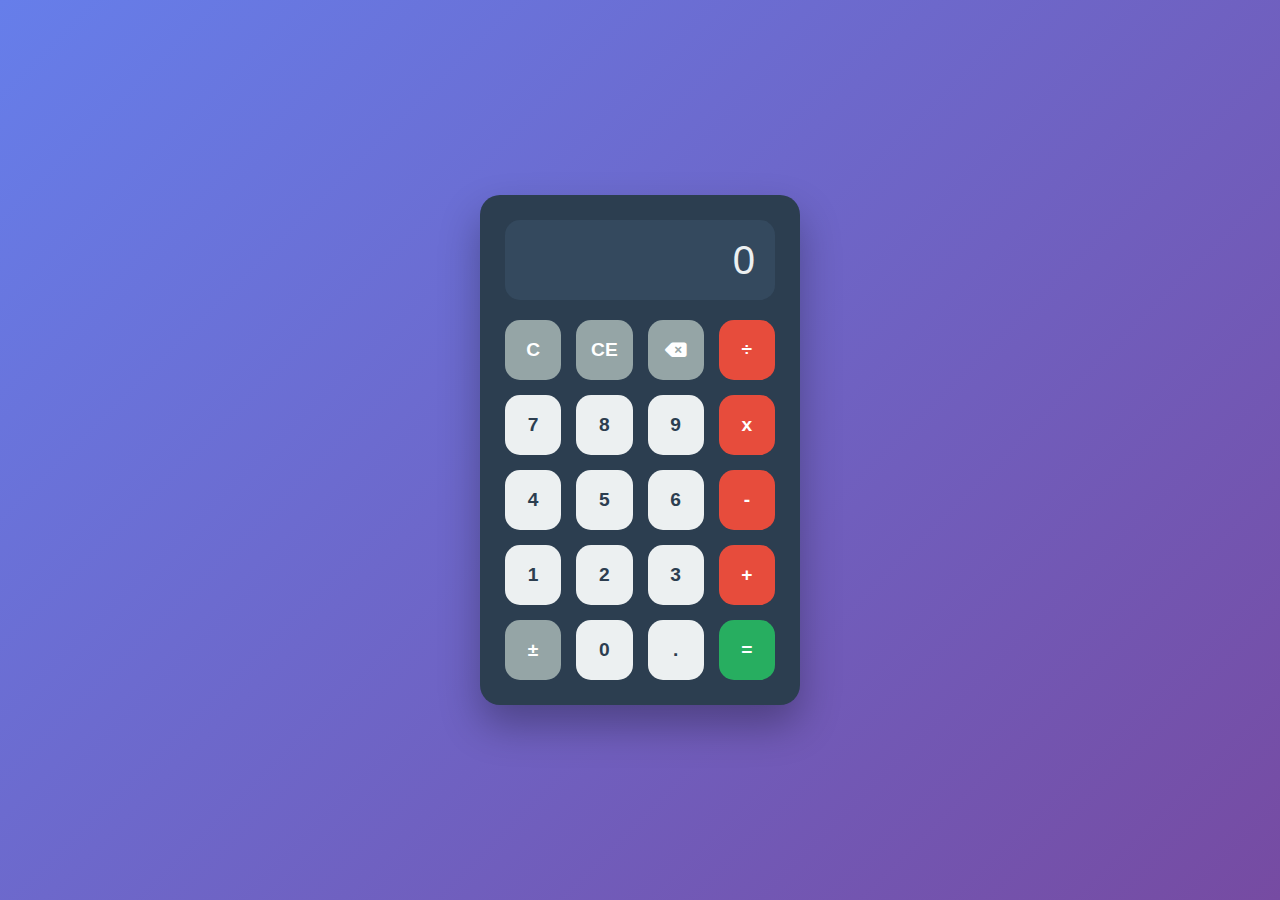
<file: Calculatrice/index.html>
<!DOCTYPE html>
<html lang="fr">
    <head>
        <meta charset="UTF-8">
        <meta name="viewport" content="width=device-width, initial-scale=1.0">
        <title>Calculatrice Interactive</title>
        <link rel="stylesheet" href="CSS/styles.css">
        <link rel="stylesheet" href="https://cdnjs.cloudflare.com/ajax/libs/font-awesome/6.0.0/css/all.min.css">
    </head>
    <body>
        <div class="calculator">
            <!-- Ecran d'affichage -->
            <div class="display" id="display">
                <span class="display-text">0</span>
            </div>

            <!-- Grille de boutons -->
            <div class="buttons">
                <!-- Ligne 1: Fonctions speciales -->
                <button class="btn function" data-action="clear">C</button>
                <button class="btn function" data-action="clear-entry">CE</button>
                <button class="btn function" data-action="backspace">
                    <i class="fas fa-backspace"></i>
                </button>
                <button class="btn operation" data-operation="÷">÷</button>

                <!-- Ligne 2: Chiffres 7, 8, 9 et multiplication -->
                <button class="btn number" data-value="7">7</button>
                <button class="btn number" data-value="8">8</button>
                <button class="btn number" data-value="9">9</button>
                <button class="btn operation" data-operation="x">x</button>

                <!-- Ligne 3: Chiffres 4, 5, 6 et soustraction -->
                <button class="btn number" data-value="4">4</button>
                <button class="btn number" data-value="5">5</button>
                <button class="btn number" data-value="6">6</button>
                <button class="btn operation" data-operation="-">-</button>

                <!-- Ligne 4: Chiffres 1, 2, 3 et addition -->
                <button class="btn number" data-value="1">1</button>
                <button class="btn number" data-value="2">2</button>
                <button class="btn number" data-value="3">3</button>
                <button class="btn operation" data-operation="+">+</button>

                <!-- ligne 5: Fonctions speciales et egal -->
                <button class="btn function" data-action="plus-minus">±</button>
                <button class="btn number" data-value="0">0</button>
                <button class="btn number" data-value=".">.</button>
                <button class="btn equals" data-action="equals">=</button>

            </div>
        </div>

        <script type="module" src="JS/calculatrice.js"></script>
    </body>
</html>
</file>
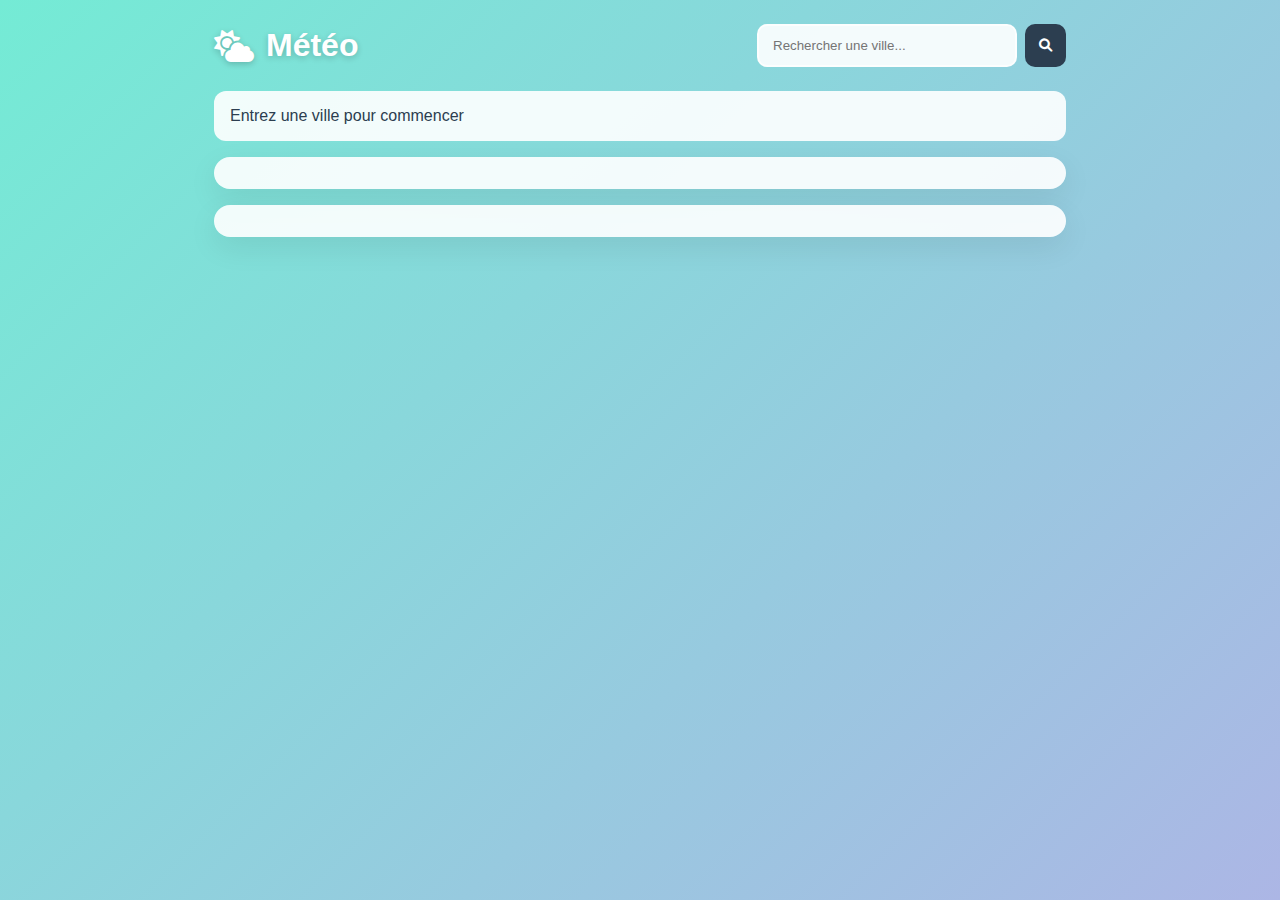
<file: Meteo App/index.html>
<!DOCTYPE html>
<html lang="en">
    <head>
        <meta charset="UTF-8">
        <meta name="viewport" content="width=device-width, initial-scale=1.0">
        <title>Meteo App</title>
        <link rel="stylesheet" href="CSS/styles.css">
        <link href="https://cdnjs.cloudflare.com/ajax/libs/font-awesome/6.0.0/css/all.min.css" rel="stylesheet">
    </head>
    <body>
        <div class="app">
            <header class="header">
                <h1><i class="fas fa-cloud-sun"></i> Météo</h1>
                <form id="searchForm" class="search">
                    <input id="cityInput" type="text" placeholder="Rechercher une ville..." autocomplete="off">
                    <button class="btn" type="submit"><i class="fas fa-search"></i></button>
                </form>
            </header>

            <main>
                <section id="status" class="status">Entrez une ville pour commencer</section>
                <section id="current" class="current hidden"></section>
                <section id="forecast" class="forecast hidden"></section>
            </main>
        </div> 

        <script type="module" src="JS/app.js"></script>
    </body>
</html>
</file>
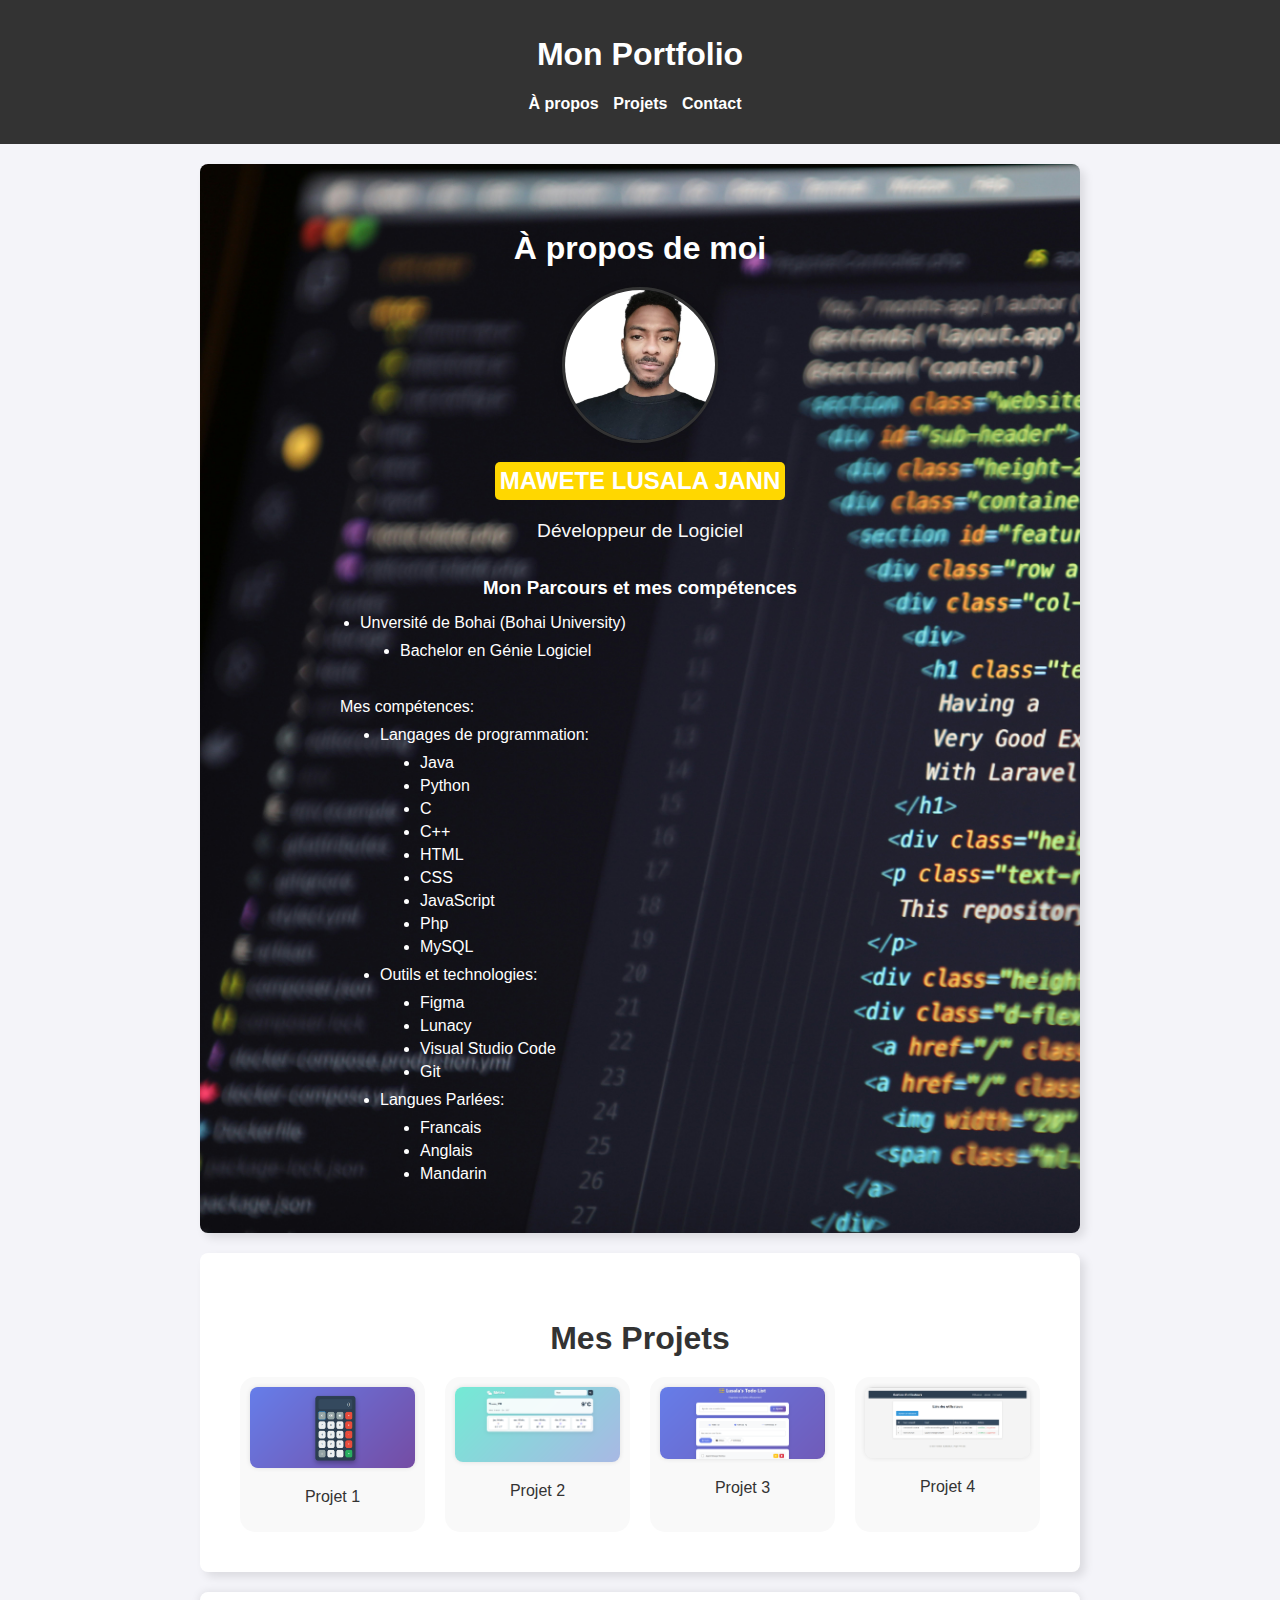
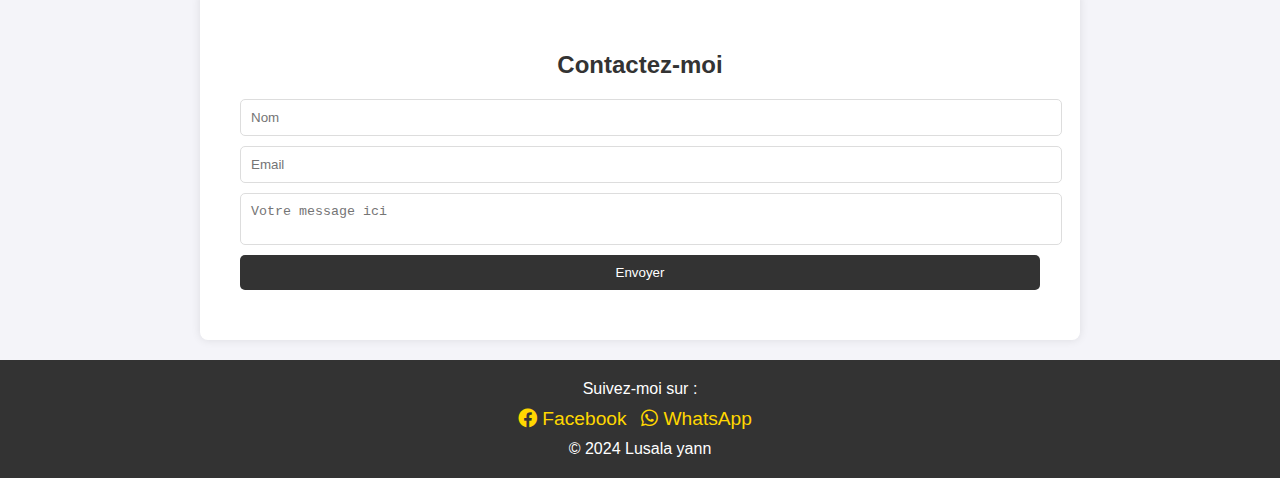
<file: portfolio/index.html>
<!DOCTYPE html>
<html lang="fr">
    <head>
        <meta charset="UTF-8">
        <meta name="viewport" content="width=device-width, initial-scale=1.0">
        <meta name="description" content="Portfolio de Mawete Lusala Yann, développeur de Logiciel. Découvrez mes compétences, projets et contactez-moi pour collaborer.">
        <meta property="og:title" content="Portfolio de Mawete Lusala Yann">
        <meta property="og:description" content="Développeur de logiciel passionné, découvrez mon parcours et mes projets.">
        <meta property="og:image" content="img/Yann.png">
        <meta property="og:url" content="https://mon-site.com">
        <meta name="twitter:card" content="summary_large_image">
        <title>Mon Portfolio</title>
        <link rel="stylesheet" href="style.css">
        <link rel="stylesheet" href="https://cdnjs.cloudflare.com/ajax/libs/font-awesome/6.0.0-beta3/css/all.min.css">
    </head>
    <body>
        <header>
        <h1>Mon Portfolio</h1>
        <nav>
            <ul>
                <li><a href="#about">À propos</a></li>
                <li><a href="#projects">Projets</a></li>
                <li><a href="#contact">Contact</a></li>
            </ul>
        </nav>
        </header>  

        <!-- Section À propos de moi -->

        <section id="about">
            <h2>À propos de moi</h2>

            <div class="profile">
                <picture>
                    <source srcset="img/Yann.webp" type="image/webp">
                    <source srcset="img/Yann.png" type="image/png">
                    <img src="img/Yann.png" alt="Une photo de moi avec un t-shirt noir" class="profile-pic" loading="lazy">
                </picture>
                <h3>Mawete Lusala Jann</h3>
                <p>Développeur de Logiciel</p>
            </div>

            <h3>Mon Parcours et mes compétences</h3>
            <ul>
                <li>Unversité de Bohai (Bohai University)
                    <ul>
                        <li>Bachelor en Génie Logiciel</li>
                    </ul>
                </li>
            </ul>
            <br>
            <ul>Mes compétences:
                <ul>
                    <li>Langages de programmation:
                        <ul>
                            <li>Java</li>
                            <li>Python</li>
                            <li>C</li>
                            <li>C++</li>
                            <li>HTML</li>
                            <li>CSS</li>
                            <li>JavaScript</li>
                            <li>Php</li>
                            <li>MySQL</li>
                        </ul>
                    </li>
                    <li>Outils et technologies:
                        <ul>
                            <li>Figma</li>
                            <li>Lunacy</li>
                            <li>Visual Studio Code</li>
                            <li>Git</li>
                        </ul>
                    </li>
                    <li>Langues Parlées:
                        <ul>
                            <li>Francais</li>
                            <li>Anglais</li>
                            <li>Mandarin</li>
                        </ul>
                    </li>
                </ul>
            </ul>
        </section>

        <!-- Section Projets-->

        <section id="projects">
            <h2>Mes Projets</h2>
            <div class="projects-container">

                <div id="projet-modal1" class="modal">
                    <div class="modal-content">
                        <span class="close">&times;</span>
                        <h3>Calculatrice</h3>
                        <p>Une calculatrice web interactive permettant d’effectuer les opérations arithmétiques de base (addition, soustraction, multiplication, division).
                        Le projet met l'accent sur:
                        <li>La manipulation du DOM pour gérer l'affichage en temps réel</li>
                        <li>La gestion des événements JavaScript (click & clavier)</li>
                        <li>Un design simple et responsive réalisé en CSS</li>
                        <li>Une structure de code claire (séparation HTML / CSS / JS)</li>
                        <br>
                        Objectif du projet : renforcer ma logique JavaScript et ma maîtrise des interactions utilisateur.
                        </p>
                    </div>
                </div>

                <div class="projet" id="projet1">
                    <picture>
                        <img src="img/calculatrice.png" alt="Calculatrice — HTML, CSS, JavaScript">
                    </picture>
                    <p>Projet 1</p>
                </div>

                <div id="projet-modal2" class="modal">
                    <div class="modal-content">
                        <span class="close">&times;</span>
                        <h3>Application Météo</h3>
                        <p>
                            <b>Une application météo connectée à une API pour afficher :</b>
                            <li>La température en temps réel</li>
                            <li>L’humidité, le vent, et l’état du ciel</li>
                            <li>Une icône dynamique selon les conditions météo</li>
                            <li>Une gestion d’erreur (ville introuvable, API non accessible)</li>
                            <b>Fonctionnalités :</b>
                            <li>Recherche par nom de ville</li>
                            <li>Interface simple et moderne</li>
                            <li>Données tirées d’une API externe (OpenWeatherMap)</li>
                        </p>
                    </div>
                </div>

                <div class="projet" id="projet2">
                    <picture>
                        <img src="img/meteo.png" alt="Application Météo — HTML, CSS, JavaScript">
                    </picture>
                    <p>Projet 2</p>
                </div>

                <div id="projet-modal3" class="modal">
                    <div class="modal-content">
                        <span class="close">&times;</span>
                        <h3>ToDo List</h3>
                        <p>
                            <b>Une application de gestion de tâches intuitive, avec :</b>
                            <li>Ajout, suppression et modification de tâches</li>
                            <li>Marquage des tâches comme terminées</li>
                            <li>Interface claire et minimaliste</li>
                            <b>Points techniques :</b>
                            <li>Travail sur les structures de données JS</li>
                            <li>Manipulation avancée du DOM</li>
                            <li>Utilisation du localStorage pour simuler une petite base de données interne</li>
                            <br>
                            Objectif : démontrer la création d'une mini-application complète, dynamique et persistante.
                        </p>
                    </div>
                </div>

                <div class="projet" id="projet3">
                    <picture>
                        <img src="img/todoList.png" alt="ToDo List — HTML, CSS, JavaScript">
                    </picture>
                    <p>Projet 3</p>
                </div>

                <div id="projet-modal4" class="modal">
                    <div class="modal-content">
                        <span class="close">&times;</span>
                        <h3>Gestion d'utilisateurs</h3>
                        <p>
                            <b>Une mini-application complète permettant de :</b>
                            <li>Ajouter un utilisateur</li>
                            <li>Modifier ses informations</li>
                            <li>Supprimer un utilisateur</li>
                            <li>Afficher la liste complète (CRUD)</li>
                            <b>Architecture :</b>
                            <li>Structure MVC personnalisée</li>
                            <li>Classe Database sécurisée (connexion avec PDO + gestion des erreurs)</li>
                            <li>Requêtes préparées pour éviter les injections SQL</li>
                            <li>Organisation professionnelle des fichiers (Model / View / Controller)</li>
                            Objectif : maîtriser PHP moderne (POO + PDO), comprendre l’architecture MVC et interagir avec une base MySQL de manière sécurisée.
                        </p>
                    </div>
                </div>

                <div class="projet" id="projet4">
                    <picture>
                        <img src="img/gestionUtilisateurs.png" alt="Gestion d’utilisateurs — PHP, POO, PDO, MySQL (MVC)">
                    </picture>
                    <p>Projet 4</p>
                </div>
    
            </div>
        </section> 

        <!-- Section Contact-->

        <section id="contact">

            <h2>Contactez-moi</h2>
            <form id="contact-form">
                <input type="text" id="name" placeholder="Nom">
                <input type="email" id="email" placeholder="Email">
                <textarea id="message" placeholder="Votre message ici"></textarea>
                <button type="submit">Envoyer</button>
            </form>
        </section> 

        <!-- Footer-->
        <footer>
            <p>Suivez-moi sur :</p>
            <ul class="social-links">
                <li><a href="#"><i class="fab fa-facebook"></i> Facebook</a></li>
                <li><a href="#"><i class="fab fa-whatsapp"></i> WhatsApp</a></li>
            </ul>
            <p>&copy; 2024 Lusala yann</p>
        </footer>

       <script src="style.js"></script>
    </body>
</html>
</file>
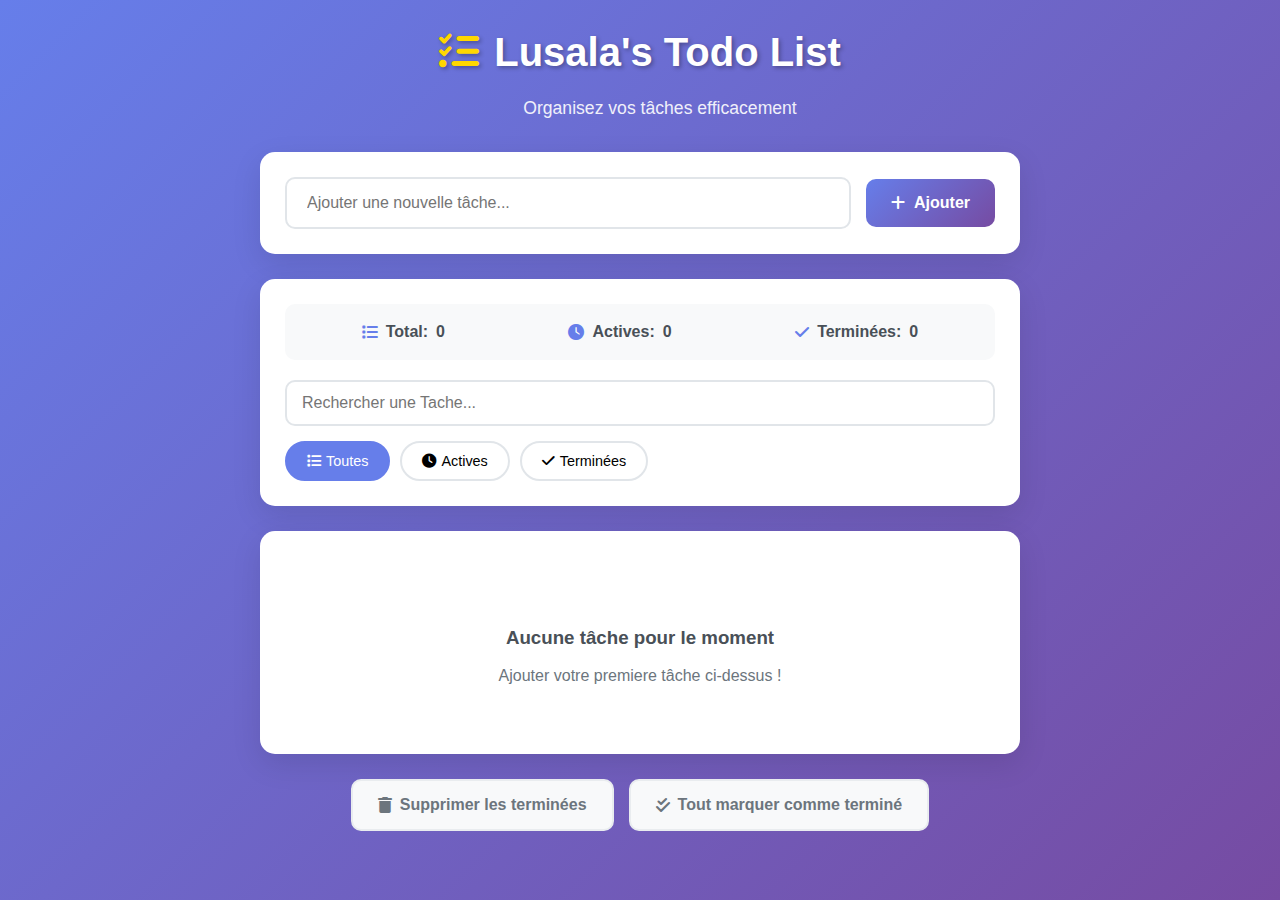
<file: ToDo List/index.html>
<!DOCTYPE html>
<html lang="fr">
    <head>
        <meta charset="UTF-8">
        <meta name="viewport" content="width=device-width, initial-scale=1.0">
        <title>Todo List - Gestionnaire  de Tâches</title>
        <link rel="stylesheet" href="css/styles.css">
        <link href="https://cdnjs.cloudflare.com/ajax/libs/font-awesome/6.0.0/css/all.min.css" rel="stylesheet">
    </head>
    <body>
        <div class="container">
            <!-- En-tete -->
            <header class="header">
                <h1><i class="fas fa-tasks"></i>Lusala's Todo List</h1>
                <p class="subtitle">Organisez vos tâches efficacement</p>
            </header>

            <!-- Formulaire d'ajout-->
            <section class="add-task-section">
                <form id="addTaskForm" class="add-task-form">
                    <div class="input-group">
                        <input type="text" 
                               id="taskInput"
                               placeholder="Ajouter une nouvelle tâche..."
                               maxlength="100"
                        >
                        <button type="submit" class="btn btn-primary">
                            <i class="fas fa-plus"></i>Ajouter
                        </button>
                    </div>
                </form>
            </section>

            <!-- Controles et statistiques -->
            <section class="controls-section">
                <div class="stats">
                    <span class="stat-item">
                        <i class="fas fa-list"></i>
                        Total: <span id="totalTasks">0</span>
                    </span>
                    <span class="stat-item">
                        <i class="fas fa-clock"></i>
                        Actives: <span id="activeTasks">0</span>
                    </span>
                    <span class="stat-item">
                        <i class="fas fa-check"></i>
                        Terminées: <span id="completedTasks">0</span>
                    </span>
                </div>

                <div class="filters">
                    <input
                        type="text"
                        id="searchInput"
                        placeholder="Rechercher une Tache..."
                        class="search-input"
                    >
                    <div class="filter-buttons">
                        <button class="filter-btn active" data-filter="all">
                            <i class="fas fa-list"></i> Toutes
                        </button>
                        <button class="filter-btn" data-filter="active">
                            <i class="fas fa-clock"></i> Actives
                        </button>
                        <button class="filter-btn" data-filter="completed">
                            <i class="fas fa-check"></i> Terminées
                        </button>
                    </div>
                </div>
            </section>

            <!--- Liste des tâches -->
            <section class="tasks-section">
                <div id="tasksContainer" class="tasks-container">
                    <!-- Les tâches seront ajoutees ici dynamiquement -->
                </div>

                <!-- message quand aucune tâche -->
                <div id="emptyState" class="empty-state">
                    <i class="fas fa-clipboard-List"></i>
                    <h3>Aucune tâche pour le moment</h3>
                    <p>Ajouter votre premiere tâche ci-dessus !</p>
                </div>
            </section>

            <!-- Actions en masse -->
            <section class="bulk-actions">
                <button id="clearCompleted" class="btn btn-secondary">
                    <i class="fas fa-trash"></i> Supprimer les terminées
                </button>
                <button id="markAllComplete" class="btn btn-secondary">
                    <i class="fas fa-check-double"></i> Tout marquer comme terminé
                </button>
            </section>
        </div> 
        
        <!-- Scripts -->
        <script type="module" src="js/app.js"></script>
    </body>
</html>
</file>
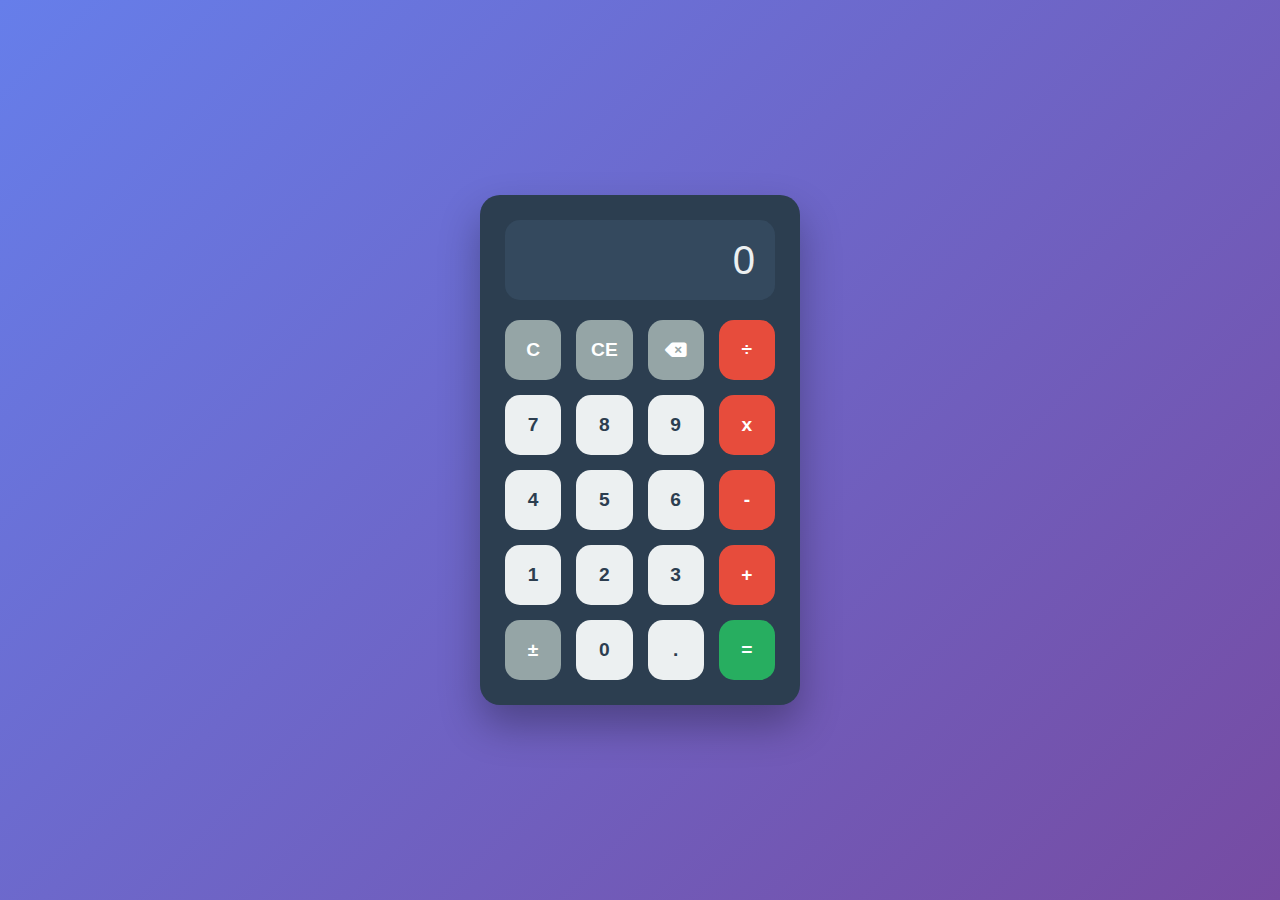
<file: MesProjets/Calculatrice/index.html>
<!DOCTYPE html>
<html lang="fr">
    <head>
        <meta charset="UTF-8">
        <meta name="viewport" content="width=device-width, initial-scale=1.0">
        <title>Calculatrice Interactive</title>
        <link rel="stylesheet" href="CSS/styles.css">
        <link rel="stylesheet" href="https://cdnjs.cloudflare.com/ajax/libs/font-awesome/6.0.0/css/all.min.css">
    </head>
    <body>
        <div class="calculator">
            <!-- Ecran d'affichage -->
            <div class="display" id="display">
                <span class="display-text">0</span>
            </div>

            <!-- Grille de boutons -->
            <div class="buttons">
                <!-- Ligne 1: Fonctions speciales -->
                <button class="btn function" data-action="clear">C</button>
                <button class="btn function" data-action="clear-entry">CE</button>
                <button class="btn function" data-action="backspace">
                    <i class="fas fa-backspace"></i>
                </button>
                <button class="btn operation" data-operation="÷">÷</button>

                <!-- Ligne 2: Chiffres 7, 8, 9 et multiplication -->
                <button class="btn number" data-value="7">7</button>
                <button class="btn number" data-value="8">8</button>
                <button class="btn number" data-value="9">9</button>
                <button class="btn operation" data-operation="x">x</button>

                <!-- Ligne 3: Chiffres 4, 5, 6 et soustraction -->
                <button class="btn number" data-value="4">4</button>
                <button class="btn number" data-value="5">5</button>
                <button class="btn number" data-value="6">6</button>
                <button class="btn operation" data-operation="-">-</button>

                <!-- Ligne 4: Chiffres 1, 2, 3 et addition -->
                <button class="btn number" data-value="1">1</button>
                <button class="btn number" data-value="2">2</button>
                <button class="btn number" data-value="3">3</button>
                <button class="btn operation" data-operation="+">+</button>

                <!-- ligne 5: Fonctions speciales et egal -->
                <button class="btn function" data-action="plus-minus">±</button>
                <button class="btn number" data-value="0">0</button>
                <button class="btn number" data-value=".">.</button>
                <button class="btn equals" data-action="equals">=</button>

            </div>
        </div>

        <script type="module" src="JS/calculatrice.js"></script>
    </body>
</html>
</file>
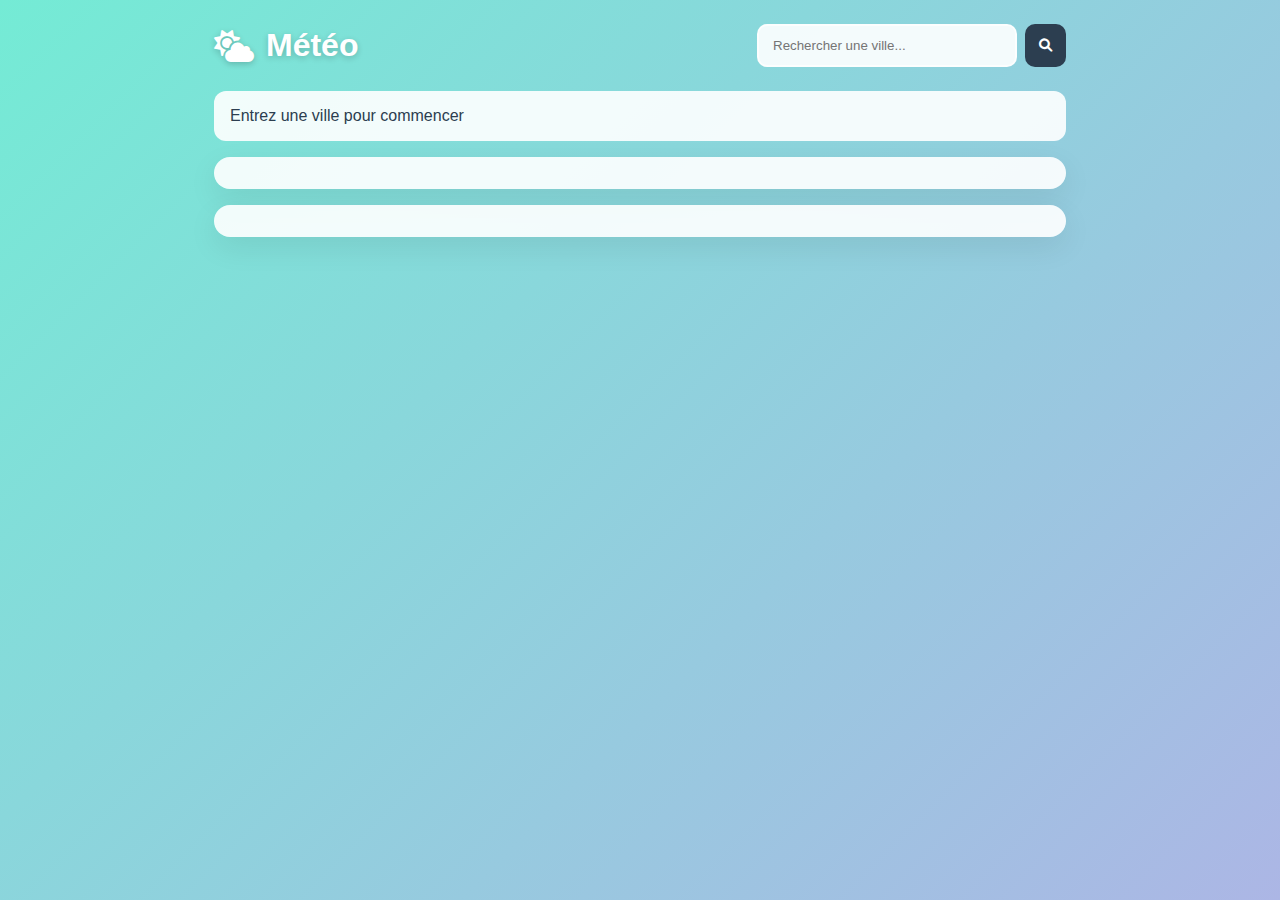
<file: MesProjets/Meteo App/index.html>
<!DOCTYPE html>
<html lang="en">
    <head>
        <meta charset="UTF-8">
        <meta name="viewport" content="width=device-width, initial-scale=1.0">
        <title>Meteo App</title>
        <link rel="stylesheet" href="CSS/styles.css">
        <link href="https://cdnjs.cloudflare.com/ajax/libs/font-awesome/6.0.0/css/all.min.css" rel="stylesheet">
    </head>
    <body>
        <div class="app">
            <header class="header">
                <h1><i class="fas fa-cloud-sun"></i> Météo</h1>
                <form id="searchForm" class="search">
                    <input id="cityInput" type="text" placeholder="Rechercher une ville..." autocomplete="off">
                    <button class="btn" type="submit"><i class="fas fa-search"></i></button>
                </form>
            </header>

            <main>
                <section id="status" class="status">Entrez une ville pour commencer</section>
                <section id="current" class="current hidden"></section>
                <section id="forecast" class="forecast hidden"></section>
            </main>
        </div> 

        <script type="module" src="JS/app.js"></script>
    </body>
</html>
</file>
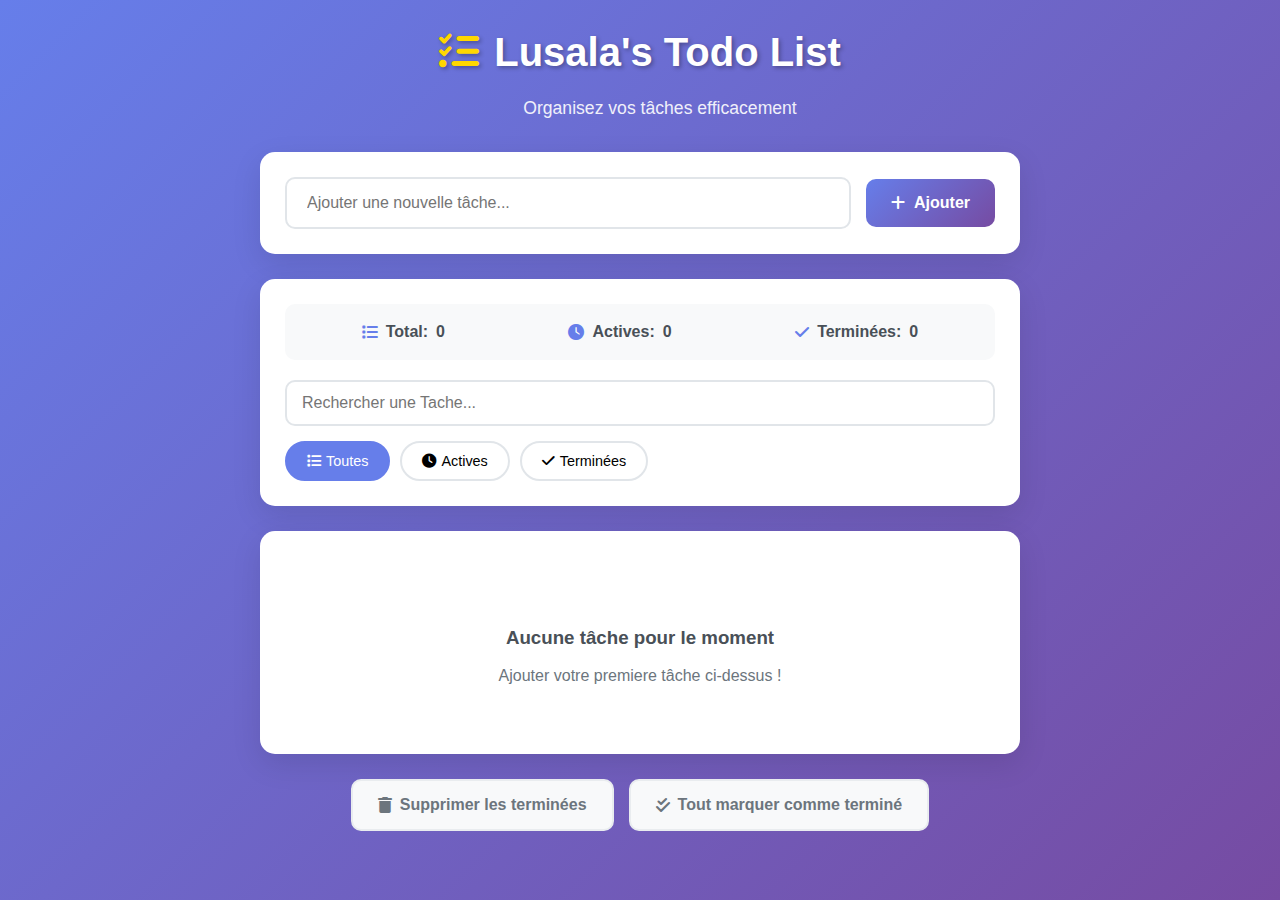
<file: MesProjets/ToDo List/index.html>
<!DOCTYPE html>
<html lang="fr">
    <head>
        <meta charset="UTF-8">
        <meta name="viewport" content="width=device-width, initial-scale=1.0">
        <title>Todo List - Gestionnaire  de Tâches</title>
        <link rel="stylesheet" href="css/styles.css">
        <link href="https://cdnjs.cloudflare.com/ajax/libs/font-awesome/6.0.0/css/all.min.css" rel="stylesheet">
    </head>
    <body>
        <div class="container">
            <!-- En-tete -->
            <header class="header">
                <h1><i class="fas fa-tasks"></i>Lusala's Todo List</h1>
                <p class="subtitle">Organisez vos tâches efficacement</p>
            </header>

            <!-- Formulaire d'ajout-->
            <section class="add-task-section">
                <form id="addTaskForm" class="add-task-form">
                    <div class="input-group">
                        <input type="text" 
                               id="taskInput"
                               placeholder="Ajouter une nouvelle tâche..."
                               maxlength="100"
                        >
                        <button type="submit" class="btn btn-primary">
                            <i class="fas fa-plus"></i>Ajouter
                        </button>
                    </div>
                </form>
            </section>

            <!-- Controles et statistiques -->
            <section class="controls-section">
                <div class="stats">
                    <span class="stat-item">
                        <i class="fas fa-list"></i>
                        Total: <span id="totalTasks">0</span>
                    </span>
                    <span class="stat-item">
                        <i class="fas fa-clock"></i>
                        Actives: <span id="activeTasks">0</span>
                    </span>
                    <span class="stat-item">
                        <i class="fas fa-check"></i>
                        Terminées: <span id="completedTasks">0</span>
                    </span>
                </div>

                <div class="filters">
                    <input
                        type="text"
                        id="searchInput"
                        placeholder="Rechercher une Tache..."
                        class="search-input"
                    >
                    <div class="filter-buttons">
                        <button class="filter-btn active" data-filter="all">
                            <i class="fas fa-list"></i> Toutes
                        </button>
                        <button class="filter-btn" data-filter="active">
                            <i class="fas fa-clock"></i> Actives
                        </button>
                        <button class="filter-btn" data-filter="completed">
                            <i class="fas fa-check"></i> Terminées
                        </button>
                    </div>
                </div>
            </section>

            <!--- Liste des tâches -->
            <section class="tasks-section">
                <div id="tasksContainer" class="tasks-container">
                    <!-- Les tâches seront ajoutees ici dynamiquement -->
                </div>

                <!-- message quand aucune tâche -->
                <div id="emptyState" class="empty-state">
                    <i class="fas fa-clipboard-List"></i>
                    <h3>Aucune tâche pour le moment</h3>
                    <p>Ajouter votre premiere tâche ci-dessus !</p>
                </div>
            </section>

            <!-- Actions en masse -->
            <section class="bulk-actions">
                <button id="clearCompleted" class="btn btn-secondary">
                    <i class="fas fa-trash"></i> Supprimer les terminées
                </button>
                <button id="markAllComplete" class="btn btn-secondary">
                    <i class="fas fa-check-double"></i> Tout marquer comme terminé
                </button>
            </section>
        </div> 
        
        <!-- Scripts -->
        <script type="module" src="js/app.js"></script>
    </body>
</html>
</file>
<file: Calculatrice/CSS/styles.css>
*{
    margin: 0;
    padding: 0;
    box-sizing: border-box;
}

body{
    font-family: 'Segoe UI', Tahoma, Geneva, Verdana, sans-serif;
    background: linear-gradient(135deg, #667eea 0%, #764ba2 100%);
    min-height: 100vh;
    display: flex;
    justify-content: center;
    align-items: center;
    padding: 20px;
}

.calculator{
    background: #2c3e50;
    border-radius: 20px;
    padding: 25px;
    box-shadow: 0 20px 40px rgba(0, 0, 0, 0.3);
    width: 320px;
    max-width: 100%;
}

.display{
    background: #34495e;
    border-radius: 15px;
    padding: 20px;
    margin-bottom: 20px;
    text-align: right;
    min-height: 80px;
    display: flex;
    align-items: center;
    justify-content: flex-end;
}

.display-text{
    font-size: 2.5rem;
    font-weight: 300;
    color: #ecf0f1;
    word-break: break-all;
    line-height: 1;
}

/* Grille de boutons */
.buttons{
    display: grid;
    grid-template-columns: repeat(4, 1fr);
    gap: 15px;
}

.btn{
    border: none;
    border-radius: 15px;
    font-size: 1.2rem;
    font-weight: 600;
    cursor: pointer;
    transition: all 0.2s ease;
    min-height: 60px;
    display: flex;
    align-items: center;
    justify-content: center;
    user-select: none;
}

.btn.number{
    background: #ecf0f1;
    color: #2c3e50
}

.btn.number:hover{
    background: #d5dbdb;
    transform: translateY(-2px);
}

.btn.operation{
    background: #e74c3c;
    color: #fff;
}

.btn.operation:hover{
    background: #c0392b;
    transform: translateY(-2px);
}

/* butons de fonctions */
.btn.function{
    background: #95a5a6;
    color: #fff;
}

.btn.function:hover{
    background: #7f8c8d;
    transform: translateY(-2px);
}

.btn.equals{
    background: #27ae60;
    color: #fff;
    grid-column: span 1;
}

.btn.equals:hover{
    background: #229954;
    transform: translateY(-2px);
}

.btn:active{
    transform: translateY(0);
    box-shadow: inset 0 2px 4px rgba(0, 0, 0, 0.2);
}

/* Responsive design */
@media (max-width: 480px){
    .calculator{
        width: 100%;
        padding: 15px;
    }

    .display-text{
        font-size: 2rem;
    }

    .btn{
        min-height: 50px;
        font-size: 1rem;
    }

    .buttons{
        gap: 10px;
    }
}

/* Animation d'apparition */
.calculator{
    animation: slideIn 0.5s ease-out;
}

@keyframes slideIn{
    from{
        opacity: 0;
        transform: translateY(30px);
    }
    to{
        opacity: 1;
        transform: translateY(0);
    }
}

.btn:focus{
    outline: 3px solid #3498db;
    outline-offset: 2px;
}
</file>
<file: Meteo App/CSS/styles.css>
*{
    margin: 0;
    padding: 0;
    box-sizing: border-box;
}

body{
    font-family: 'Arial', sans-serif;
    background: linear-gradient(135deg, #74ebd5 0%, #ACB6E5 100%);
    min-height: 100vh;
    color: #2c3e50;
}

.app{
    max-width: 900px;
    margin: 0 auto;
    padding: 24px;
}

.header{
    display: flex;
    align-items: center;
    justify-content: space-between;
    margin-bottom: 24px;
}

.header h1{
    display: flex;
    align-items: center;
    gap: 12px;
    color: #fff;
    text-shadow: 0 2px 6px rgba(0, 0, 0, 0.2);
}

.search{
    display: flex;
    gap: 8px;
}

.search input{
    padding: 12px 14px;
    border-radius: 10px;
    border: 2px solid rgba(255, 255, 255, 0.7);
    background: rgba(255, 255, 255, 0.9);
    min-width: 260px;
}

.btn{
    padding: 12px 14px;
    border-radius: 10px;
    border: none;
    background: #2c3e50;
    color: #fff;
    cursor: pointer;
}

.status{
    padding: 16px;
    border-radius: 12px;
    background: rgba(255, 255, 255, 0.9);
    margin-bottom: 16px;
}

.hidden{
    display:none;
}

.current, .forecast{
    background: rgba(255, 255, 255, 0.9);
    border-radius: 16px;
    padding: 16px;
    box-shadow: 0 10px 30px rgba(0, 0, 0, 0.08);
}

.current{
    display: grid;
    grid-template-columns: 1fr auto;
    gap: 12px;
    align-items: center;
    margin-bottom: 16px;
}

.current .city{
    font-size: 1.4rem;
    font-weight: 700;
}

.current .temp{
    font-size: 2.6rem;
    font-weight: 800;
}

.current .meta{
    color: #6c757d;
}

.forecast{
    display: grid;
    grid-template-columns: repeat(auto-fill, minmax(140px, 1fr));
    gap: 12px;
}

.card{
    background: #fff;
    border-radius: 12px;
    padding: 12px;
    display: flex;
    flex-direction: column;
    align-items: center;
    gap: 6px;
    box-shadow: 0 6px 18px rgba(0, 0, 0, 0.06);
}

.card .day{
    font-weight: 700;
}

.card .t{
    font-weight: 800;
}

@media (max-width: 600px){
    .header{
        flex-direction: column;
        align-items: flex-start;
        gap: 12px;
    }

    .header input{
        min-width: unset;
        width: 100%;
    }

    .current{
        grid-template-columns: 1fr;
    }

    .current .temp{
        font-size: 2.2rem;
    }
}
</file>
<file: portfolio/style.css>
/* Couleurs de base et police */

body{
    font-family: 'Arial', sans-serif;
    color: #333;
    background-color: #f4f4f9;
    margin: 0;
    padding: 0;
}

/* En-tête (header) */
header{
    background-color: #333;
    color: #fff;
    padding: 15px 0;
    text-align: center;
}

header > h1{
    font-size: 2em;
}

nav ul{
    list-style-type: none;
    padding: 0;
}

nav ul li {
    display: inline;
    margin-right: 10px;
}

nav ul li a{
    color: #fff;
    text-decoration: none;
    font-weight: bold;
}

nav ul li a:hover{
    color: #FFD700;
    transition: color 0.3s;
}

/* Section À propos */

#about{
    background-image: url("img/about_BG3.jpg");
    background-position: left center;
    background-repeat: no-repeat;
    background-size: cover;
    color: #fff;
    padding: 40px;
    margin: 20px auto;
    max-width: 800px;
    border-radius: 8px;
    box-shadow: 5px 5px 10px rgba(0, 0, 0, 0.1);
    text-align: center;
}

#about h2{
    font-size: 2em;
    color: #fff;
    margin-bottom: 20px;
}

#about h3{
    text-align: center;
    color: #fff;
    font-weight: bold;
    margin-bottom: 15px;
}

.profile{
    display: flex;
    flex-direction: column;
    align-items: center;
    margin-bottom: 20px;
}

.profile-pic{
    width: 150px;
    height: 150px;
    border-radius: 50%;
    border: 3px solid #333;
    box-shadow: 0 0 10px rgba(0, 0, 0, 0.15);
    margin-bottom: 15px;
}

.profile h3{
    font-size: 1.5em;
    text-transform: uppercase;
    background-color: #FFD700;
    border-radius: 5px;
    padding: 5px;
    margin: 0;
}

.profile p{
    font-size: 1.2em;
    color: #f9f9f9;
    margin: 5px 0 15px;
}

#about ul{
    text-align: left;
    margin: 10px auto;
    padding: 0;
    max-width: 600px;
    list-style-type: none;
}

#about ul li{
    font-size: 1em;
    color: #fff;
    margin: 5px 0;
    list-style-type: disc;
    margin-left: 20px;
}

#about ul ul {
    list-style-type: circle;
    margin-left: 20px;
}

/* Section Projets */

#projects{
    text-align: center;
    background-color: #fff;
    padding: 40px;
    margin: 20px auto;
    max-width: 800px;
    border-radius: 8px;
    box-shadow: 5px 5px 10px rgba(0, 0, 0, 0.1);
}

#projects h2{
    font-size: 2em;
    color: #333;
    margin-bottom: 20px;
}

.projects-container{
    display: flex;
    flex-direction: row;
    justify-content: space-between;
    gap: 20px;
}

.projet{
    width: 45%;
    background-color: #f9f9f9;
    border-radius: 15px;
    padding: 10px;
    transition: transform 0.3s ease, box-shadow 0.3s ease;
}

.projet:hover{
    transform: translateY(-5px);
    box-shadow: 0 0 15px rgba(0, 0, 0, 0.15);
    cursor: pointer;
}

.projet img{
    width: 100%;
    border-radius: 8px;
    box-shadow: 0 0 5px rgba(0, 0, 0, 0.1);
}

/* section contact */

#contact{
    background-color: #fff;
    padding: 40px;
    margin: 20px auto;
    max-width: 800px;
    border-radius: 8px;
    box-shadow: 0 0 10px rgba(0, 0, 0, 0.1);
}

#contact h2{
    text-align: center;
}

form input, form textarea, form button{
    display: block;
    width: 100%;
    padding: 10px;
    margin-bottom: 10px;
    border-radius: 5px;
    border: 1px solid #ddd;
}


form textarea{
    resize: none;
}

form button{
    background-color: #333;
    color: #fff;
    border: none;
    cursor: pointer;
}

form button:hover{
    background-color: #FFD700;
    transition: background-color 0.9s;
}

/* Footer */

footer{
    background-color: #333;
    color: #fff;
    padding: 20px;
    text-align: center;
}

footer p, footer ul{
    margin: 0;
    padding: 0;
}

footer ul{
    list-style-type: none;
    padding: 10px 0;
}

footer ul li{
    display: inline;
    margin-right: 10px;
}

footer ul li a{
    color: #FFD700;
    text-decoration: none;
    font-size: 1.2em;
}

/*style de la modale */

.modal{
    display: none;
    position: fixed;
    z-index: 1;
    left: 0;
    top: 0;
    width: 100%;
    height: 100%;
    background-color: rgba(0, 0, 0, 0.5);
}

.modal-content{
    background-color: #fff;
    border-radius: 15px;
    margin: 15% auto;
    padding: 20px;
    border: 1px solid  #888;
    width: calc(100% - 20%);  /* Largeur de la modale */
    max-width: 600px;
}

.close{
    color: #aaa;
    font-size: 28px;
    font-weight: bold;
    position: absolute;
    top: 10px;
    right: 20px;
}

.close:hover{
    color: #000;
    text-decoration: none;
    cursor: pointer;
}



/* Media Query Mobile (écrans très petits comme les téléphones */

@media (max-width: 600px){

    body{
        font-size: 14px; /* Petite taille de police pour les mobiles */
    }

    #about, #projects, #contact{
        padding: 20px;
    }

    /* Mettre les projets en une colonne */
    .projects-container{
        flex-direction: column;
    }

    .projet{
        width: 100%;
    }

    /* Centrer les titres des sections "À propos, Projects, Contact" */
    
    #about h2, #projects h2, #contact h2 {
        font-size: 1.5em;
    }
}

/* Tablette (écrans moyens) */

@media (max-width: 900px){
    #projects{
        flex-direction: column;
        align-items: center;
    }

    .projet{
        width: 80%; /* Réduit la taille des projets pour mieux s'adapter */
        margin-bottom: 20px;
    }

    .profile-pic{
        width: 120px; /*Rdéuit la taille de la photo sur les tablettes */
        height: 120px;
    }
}

/* Ordinateur de bureau (écrans larges) */

@media (min-width: 901px){

    .projet{
        width: 45%; /* Deux projets à cote */
    }
}
</file>
<file: ToDo List/css/styles.css>
*{
    margin: 0;
    padding: 0;
    box-sizing: border-box;
}

body{
    font-family: 'Segoe UI', Tahoma, Geneva, Verdana, sans-serif;
    background: linear-gradient(135deg, #667eea 0%, #764ba2 100%);
    min-height: 100vh;
    color: #333;
    line-height: 1.6;
}

.container{
    max-width: 800px;
    margin: 0 auto;
    padding: 20px;
}

/* En-tete */
.header{
    text-align: center;
    margin-bottom: 30px;
    color: #fff;
}

.header h1{
    font-size: 2.5rem;
    margin-bottom: 10px;
    text-shadow: 2px 2px 4px rgba(0, 0, 0, 0.3);
}

.header h1 i{
    margin-right: 15px;
    color: #ffd700;
}

.subtitle{
    font-size: 1.1rem;
    opacity: 0.9;
    margin-left: 40px;
}

/* Section d'ajout*/
.add-task-section{
    background: #fff;
    border-radius: 15px;
    padding: 25px;
    margin-bottom: 25px;
    box-shadow: 0 10px 30px rgba(0, 0, 0, 0.1);
}

.input-group{
    display: flex;
    gap: 15px;
    align-items: center;
}

#taskInput{
    flex: 1;
    padding: 15px 20px;
    border: 2px solid #e1e5e9;
    font-size: 1rem;
    transition: all 0.3s ease;
    border-radius: 10px;
}

#taskInput:focus{
    outline: none;
    border-color: #667eea;
    box-shadow: 0 0 0 3px rgba(102, 126, 234, 0.1);
    border-radius: 15px 0 0 15px;
}

/* Boutons */
.btn{
    padding: 15px 25px;
    border: none;
    border-radius: 10px;
    font-size: 1rem;
    font-weight: 600;
    cursor: pointer;
    transition: all 0.3s ease;
    display: inline-flex;
    align-items: center;
    gap: 8px;
}

.btn-primary{
    background: linear-gradient(135deg, #667eea, #764ba2);
    color: #fff;
}

.btn-primary:hover{
    transform: translateY(-2px);
    box-shadow: 0 5px 15px rgba(102, 126, 234, 0.4);
}

.btn-secondary{
    background: #f8f9fa;
    color: #6c757d;
    border: 2px solid #e9ecef;
}

.btn-secondary:hover{
    background: #e9ecef;
    transform: translateY(-1px);
}

/* Controles */
.controls-section{
    background: #fff;
    border-radius: 15px;
    padding: 25px;
    margin-bottom: 25px;
    box-shadow: 0 10px 30px rgba(0, 0, 0, 0.1);
}

.stats{
    display: flex;
    justify-content: space-around;
    margin-bottom: 20px;
    padding: 15px;
    background: #f8f9fa;
    border-radius: 10px;
}

.stat-item{
    display: flex;
    align-items: center;
    gap: 8px;
    font-weight: 600;
    color: #495057;
}

.stat-item i{
    color: #667eea;
}

.filters{
    display: flex;
    flex-direction: column;
    gap: 15px;
}

.search-input{
    padding: 12px 15px;
    border: 2px solid #e1e5e9;
    border-radius: 10px;
    font-size: 1rem;
    transition: all 0.3s ease;
}

.search-input:focus{
    outline: none;
    border-color: #667eea;
    box-shadow: 0 0 0 3px rgba(102, 126, 234, 0.1);
}

.filter-buttons{
    display: flex;
    gap: 10px;
    flex-wrap: wrap;
}

.filter-btn{
    display: flex;
    padding: 10px 20px;
    border: 2px solid #e1e5e9;
    background: #fff;
    border-radius: 25px;
    cursor: pointer;
    transition: all 0.3s ease;
    font-size: 0.9rem;
    align-items:center;
    gap: 5px;
}

.filter-btn:hover{
    border-color: #667eea;
    color: #667eea; 
}

.filter-btn.active{
    background: #667eea;
    color: #fff;
    border-color: #667eea;
}

.tasks-section{
    background: #fff;
    border-radius: 15px;
    padding: 25px;
    margin-bottom: 25px;
    box-shadow: 0 10px 30px rgba(0, 0, 0, 0.1);
    min-height: 200px;
}

.task-item{
    display: flex;
    align-items: center;
    gap: 15px;
    padding: 15px;
    margin-bottom: 10px;
    background: #f8f9fa;
    border-radius: 10px;
    transition: 0.3s ease;
    border-left: 4px solid transparent;
}

.task-item:hover{
    background: #e9ecef;
    transform: translateX(5px);
}

.task-item.completed{
    opacity: 0.7;
    border-left-color: #28a745;
}

.task-item.completed .task-text{
    text-decoration: line-through;
    color: #6c757d;
}

.task-checkbox{
    width: 20px;
    height: 20px;
    cursor: pointer;
    accent-color: #28a745;
}

.task-text{
    flex: 1;
    font-size: 1rem;
    word-break: break-word; 
}

.task-actions{
    display: flex;
    gap: 10px;
}

.task-btn{
    padding: 8px 12px;
    border: none;
    border-radius: 6px;
    cursor: pointer;
    transition: all 0.3s ease;
    font-size: 0.9rem;
}

.btn-edit{
    background: #ffc107;
    color: #fff;
}

.btn-edit:hover{
    background: #e0a800;
}

.btn-delete{
    background: #dc3545;
    color: #fff;
}

.btn-delete:hover{
    background: #c82333;
}

.empty-state{
    text-align: center;
    padding: 40px 20px;
    color: #6c757d;
}

.empty-state i{
    font-size: 4rem;
    margin-bottom: 20px;
    color: #dee2e6;
}

.empty-state h3{
    margin-bottom: 10px;
    color: #495057;
}

.bulk-actions{
    display: flex;
    gap: 15px;
    justify-content: center;
    flex-wrap: wrap;
}

/* Animations */
@keyframes slideIn{
    from{
        opacity: 0;
        transform: translateY(-20px);
    }
    to{
        opacity: 1;
        transform: translateY(0);
    }
}

.task-item{
    animation: slideIn 0.3s ease;
}

/* Responsive */
@media (max-width: 768px){
    .container{
        padding: 15px;
    }

    .header h1{
        font-size: 2rem;
    }

    .input-group{
        flex-direction: column;
    }

    .stats{
        flex-direction: column;
        gap: 10px;
    }

    .filter-buttons{
        justify-content: center;
    }

    .bulk-actions{
        flex-direction: column;
        align-items: center;
    }

    .task-item{
        flex-direction: column;
        align-items: flex-start;
        gap: 10px;
    }

    .task-actions{
        align-self: flex-end;
    }
}

/* Etats de chargement */
.loading{
    opacity: 0.6;
    pointer-events: none;
}

/* Messages de feedback */
.message{
    padding: 15px;
    border-radius: 10px;
    margin-bottom: 20px;
    font-weight: 600;
}

.message.success{
    background: #d4edda;
    color: #155724;
    border: 1px solid #c3e6cb;
}

.message.error{
    background: #f8d7da;
    color: #721c24;
    border: 1px solid #f5c6cb;
}
</file>
<file: MesProjets/Calculatrice/CSS/styles.css>
*{
    margin: 0;
    padding: 0;
    box-sizing: border-box;
}

body{
    font-family: 'Segoe UI', Tahoma, Geneva, Verdana, sans-serif;
    background: linear-gradient(135deg, #667eea 0%, #764ba2 100%);
    min-height: 100vh;
    display: flex;
    justify-content: center;
    align-items: center;
    padding: 20px;
}

.calculator{
    background: #2c3e50;
    border-radius: 20px;
    padding: 25px;
    box-shadow: 0 20px 40px rgba(0, 0, 0, 0.3);
    width: 320px;
    max-width: 100%;
}

.display{
    background: #34495e;
    border-radius: 15px;
    padding: 20px;
    margin-bottom: 20px;
    text-align: right;
    min-height: 80px;
    display: flex;
    align-items: center;
    justify-content: flex-end;
}

.display-text{
    font-size: 2.5rem;
    font-weight: 300;
    color: #ecf0f1;
    word-break: break-all;
    line-height: 1;
}

/* Grille de boutons */
.buttons{
    display: grid;
    grid-template-columns: repeat(4, 1fr);
    gap: 15px;
}

.btn{
    border: none;
    border-radius: 15px;
    font-size: 1.2rem;
    font-weight: 600;
    cursor: pointer;
    transition: all 0.2s ease;
    min-height: 60px;
    display: flex;
    align-items: center;
    justify-content: center;
    user-select: none;
}

.btn.number{
    background: #ecf0f1;
    color: #2c3e50
}

.btn.number:hover{
    background: #d5dbdb;
    transform: translateY(-2px);
}

.btn.operation{
    background: #e74c3c;
    color: #fff;
}

.btn.operation:hover{
    background: #c0392b;
    transform: translateY(-2px);
}

/* butons de fonctions */
.btn.function{
    background: #95a5a6;
    color: #fff;
}

.btn.function:hover{
    background: #7f8c8d;
    transform: translateY(-2px);
}

.btn.equals{
    background: #27ae60;
    color: #fff;
    grid-column: span 1;
}

.btn.equals:hover{
    background: #229954;
    transform: translateY(-2px);
}

.btn:active{
    transform: translateY(0);
    box-shadow: inset 0 2px 4px rgba(0, 0, 0, 0.2);
}

/* Responsive design */
@media (max-width: 480px){
    .calculator{
        width: 100%;
        padding: 15px;
    }

    .display-text{
        font-size: 2rem;
    }

    .btn{
        min-height: 50px;
        font-size: 1rem;
    }

    .buttons{
        gap: 10px;
    }
}

/* Animation d'apparition */
.calculator{
    animation: slideIn 0.5s ease-out;
}

@keyframes slideIn{
    from{
        opacity: 0;
        transform: translateY(30px);
    }
    to{
        opacity: 1;
        transform: translateY(0);
    }
}

.btn:focus{
    outline: 3px solid #3498db;
    outline-offset: 2px;
}
</file>
<file: MesProjets/Meteo App/CSS/styles.css>
*{
    margin: 0;
    padding: 0;
    box-sizing: border-box;
}

body{
    font-family: 'Arial', sans-serif;
    background: linear-gradient(135deg, #74ebd5 0%, #ACB6E5 100%);
    min-height: 100vh;
    color: #2c3e50;
}

.app{
    max-width: 900px;
    margin: 0 auto;
    padding: 24px;
}

.header{
    display: flex;
    align-items: center;
    justify-content: space-between;
    margin-bottom: 24px;
}

.header h1{
    display: flex;
    align-items: center;
    gap: 12px;
    color: #fff;
    text-shadow: 0 2px 6px rgba(0, 0, 0, 0.2);
}

.search{
    display: flex;
    gap: 8px;
}

.search input{
    padding: 12px 14px;
    border-radius: 10px;
    border: 2px solid rgba(255, 255, 255, 0.7);
    background: rgba(255, 255, 255, 0.9);
    min-width: 260px;
}

.btn{
    padding: 12px 14px;
    border-radius: 10px;
    border: none;
    background: #2c3e50;
    color: #fff;
    cursor: pointer;
}

.status{
    padding: 16px;
    border-radius: 12px;
    background: rgba(255, 255, 255, 0.9);
    margin-bottom: 16px;
}

.hidden{
    display:none;
}

.current, .forecast{
    background: rgba(255, 255, 255, 0.9);
    border-radius: 16px;
    padding: 16px;
    box-shadow: 0 10px 30px rgba(0, 0, 0, 0.08);
}

.current{
    display: grid;
    grid-template-columns: 1fr auto;
    gap: 12px;
    align-items: center;
    margin-bottom: 16px;
}

.current .city{
    font-size: 1.4rem;
    font-weight: 700;
}

.current .temp{
    font-size: 2.6rem;
    font-weight: 800;
}

.current .meta{
    color: #6c757d;
}

.forecast{
    display: grid;
    grid-template-columns: repeat(auto-fill, minmax(140px, 1fr));
    gap: 12px;
}

.card{
    background: #fff;
    border-radius: 12px;
    padding: 12px;
    display: flex;
    flex-direction: column;
    align-items: center;
    gap: 6px;
    box-shadow: 0 6px 18px rgba(0, 0, 0, 0.06);
}

.card .day{
    font-weight: 700;
}

.card .t{
    font-weight: 800;
}

@media (max-width: 600px){
    .header{
        flex-direction: column;
        align-items: flex-start;
        gap: 12px;
    }

    .header input{
        min-width: unset;
        width: 100%;
    }

    .current{
        grid-template-columns: 1fr;
    }

    .current .temp{
        font-size: 2.2rem;
    }
}
</file>
<file: MesProjets/ToDo List/css/styles.css>
*{
    margin: 0;
    padding: 0;
    box-sizing: border-box;
}

body{
    font-family: 'Segoe UI', Tahoma, Geneva, Verdana, sans-serif;
    background: linear-gradient(135deg, #667eea 0%, #764ba2 100%);
    min-height: 100vh;
    color: #333;
    line-height: 1.6;
}

.container{
    max-width: 800px;
    margin: 0 auto;
    padding: 20px;
}

/* En-tete */
.header{
    text-align: center;
    margin-bottom: 30px;
    color: #fff;
}

.header h1{
    font-size: 2.5rem;
    margin-bottom: 10px;
    text-shadow: 2px 2px 4px rgba(0, 0, 0, 0.3);
}

.header h1 i{
    margin-right: 15px;
    color: #ffd700;
}

.subtitle{
    font-size: 1.1rem;
    opacity: 0.9;
    margin-left: 40px;
}

/* Section d'ajout*/
.add-task-section{
    background: #fff;
    border-radius: 15px;
    padding: 25px;
    margin-bottom: 25px;
    box-shadow: 0 10px 30px rgba(0, 0, 0, 0.1);
}

.input-group{
    display: flex;
    gap: 15px;
    align-items: center;
}

#taskInput{
    flex: 1;
    padding: 15px 20px;
    border: 2px solid #e1e5e9;
    font-size: 1rem;
    transition: all 0.3s ease;
    border-radius: 10px;
}

#taskInput:focus{
    outline: none;
    border-color: #667eea;
    box-shadow: 0 0 0 3px rgba(102, 126, 234, 0.1);
    border-radius: 15px 0 0 15px;
}

/* Boutons */
.btn{
    padding: 15px 25px;
    border: none;
    border-radius: 10px;
    font-size: 1rem;
    font-weight: 600;
    cursor: pointer;
    transition: all 0.3s ease;
    display: inline-flex;
    align-items: center;
    gap: 8px;
}

.btn-primary{
    background: linear-gradient(135deg, #667eea, #764ba2);
    color: #fff;
}

.btn-primary:hover{
    transform: translateY(-2px);
    box-shadow: 0 5px 15px rgba(102, 126, 234, 0.4);
}

.btn-secondary{
    background: #f8f9fa;
    color: #6c757d;
    border: 2px solid #e9ecef;
}

.btn-secondary:hover{
    background: #e9ecef;
    transform: translateY(-1px);
}

/* Controles */
.controls-section{
    background: #fff;
    border-radius: 15px;
    padding: 25px;
    margin-bottom: 25px;
    box-shadow: 0 10px 30px rgba(0, 0, 0, 0.1);
}

.stats{
    display: flex;
    justify-content: space-around;
    margin-bottom: 20px;
    padding: 15px;
    background: #f8f9fa;
    border-radius: 10px;
}

.stat-item{
    display: flex;
    align-items: center;
    gap: 8px;
    font-weight: 600;
    color: #495057;
}

.stat-item i{
    color: #667eea;
}

.filters{
    display: flex;
    flex-direction: column;
    gap: 15px;
}

.search-input{
    padding: 12px 15px;
    border: 2px solid #e1e5e9;
    border-radius: 10px;
    font-size: 1rem;
    transition: all 0.3s ease;
}

.search-input:focus{
    outline: none;
    border-color: #667eea;
    box-shadow: 0 0 0 3px rgba(102, 126, 234, 0.1);
}

.filter-buttons{
    display: flex;
    gap: 10px;
    flex-wrap: wrap;
}

.filter-btn{
    display: flex;
    padding: 10px 20px;
    border: 2px solid #e1e5e9;
    background: #fff;
    border-radius: 25px;
    cursor: pointer;
    transition: all 0.3s ease;
    font-size: 0.9rem;
    align-items:center;
    gap: 5px;
}

.filter-btn:hover{
    border-color: #667eea;
    color: #667eea; 
}

.filter-btn.active{
    background: #667eea;
    color: #fff;
    border-color: #667eea;
}

.tasks-section{
    background: #fff;
    border-radius: 15px;
    padding: 25px;
    margin-bottom: 25px;
    box-shadow: 0 10px 30px rgba(0, 0, 0, 0.1);
    min-height: 200px;
}

.task-item{
    display: flex;
    align-items: center;
    gap: 15px;
    padding: 15px;
    margin-bottom: 10px;
    background: #f8f9fa;
    border-radius: 10px;
    transition: 0.3s ease;
    border-left: 4px solid transparent;
}

.task-item:hover{
    background: #e9ecef;
    transform: translateX(5px);
}

.task-item.completed{
    opacity: 0.7;
    border-left-color: #28a745;
}

.task-item.completed .task-text{
    text-decoration: line-through;
    color: #6c757d;
}

.task-checkbox{
    width: 20px;
    height: 20px;
    cursor: pointer;
    accent-color: #28a745;
}

.task-text{
    flex: 1;
    font-size: 1rem;
    word-break: break-word; 
}

.task-actions{
    display: flex;
    gap: 10px;
}

.task-btn{
    padding: 8px 12px;
    border: none;
    border-radius: 6px;
    cursor: pointer;
    transition: all 0.3s ease;
    font-size: 0.9rem;
}

.btn-edit{
    background: #ffc107;
    color: #fff;
}

.btn-edit:hover{
    background: #e0a800;
}

.btn-delete{
    background: #dc3545;
    color: #fff;
}

.btn-delete:hover{
    background: #c82333;
}

.empty-state{
    text-align: center;
    padding: 40px 20px;
    color: #6c757d;
}

.empty-state i{
    font-size: 4rem;
    margin-bottom: 20px;
    color: #dee2e6;
}

.empty-state h3{
    margin-bottom: 10px;
    color: #495057;
}

.bulk-actions{
    display: flex;
    gap: 15px;
    justify-content: center;
    flex-wrap: wrap;
}

/* Animations */
@keyframes slideIn{
    from{
        opacity: 0;
        transform: translateY(-20px);
    }
    to{
        opacity: 1;
        transform: translateY(0);
    }
}

.task-item{
    animation: slideIn 0.3s ease;
}

/* Responsive */
@media (max-width: 768px){
    .container{
        padding: 15px;
    }

    .header h1{
        font-size: 2rem;
    }

    .input-group{
        flex-direction: column;
    }

    .stats{
        flex-direction: column;
        gap: 10px;
    }

    .filter-buttons{
        justify-content: center;
    }

    .bulk-actions{
        flex-direction: column;
        align-items: center;
    }

    .task-item{
        flex-direction: column;
        align-items: flex-start;
        gap: 10px;
    }

    .task-actions{
        align-self: flex-end;
    }
}

/* Etats de chargement */
.loading{
    opacity: 0.6;
    pointer-events: none;
}

/* Messages de feedback */
.message{
    padding: 15px;
    border-radius: 10px;
    margin-bottom: 20px;
    font-weight: 600;
}

.message.success{
    background: #d4edda;
    color: #155724;
    border: 1px solid #c3e6cb;
}

.message.error{
    background: #f8d7da;
    color: #721c24;
    border: 1px solid #f5c6cb;
}
</file>
